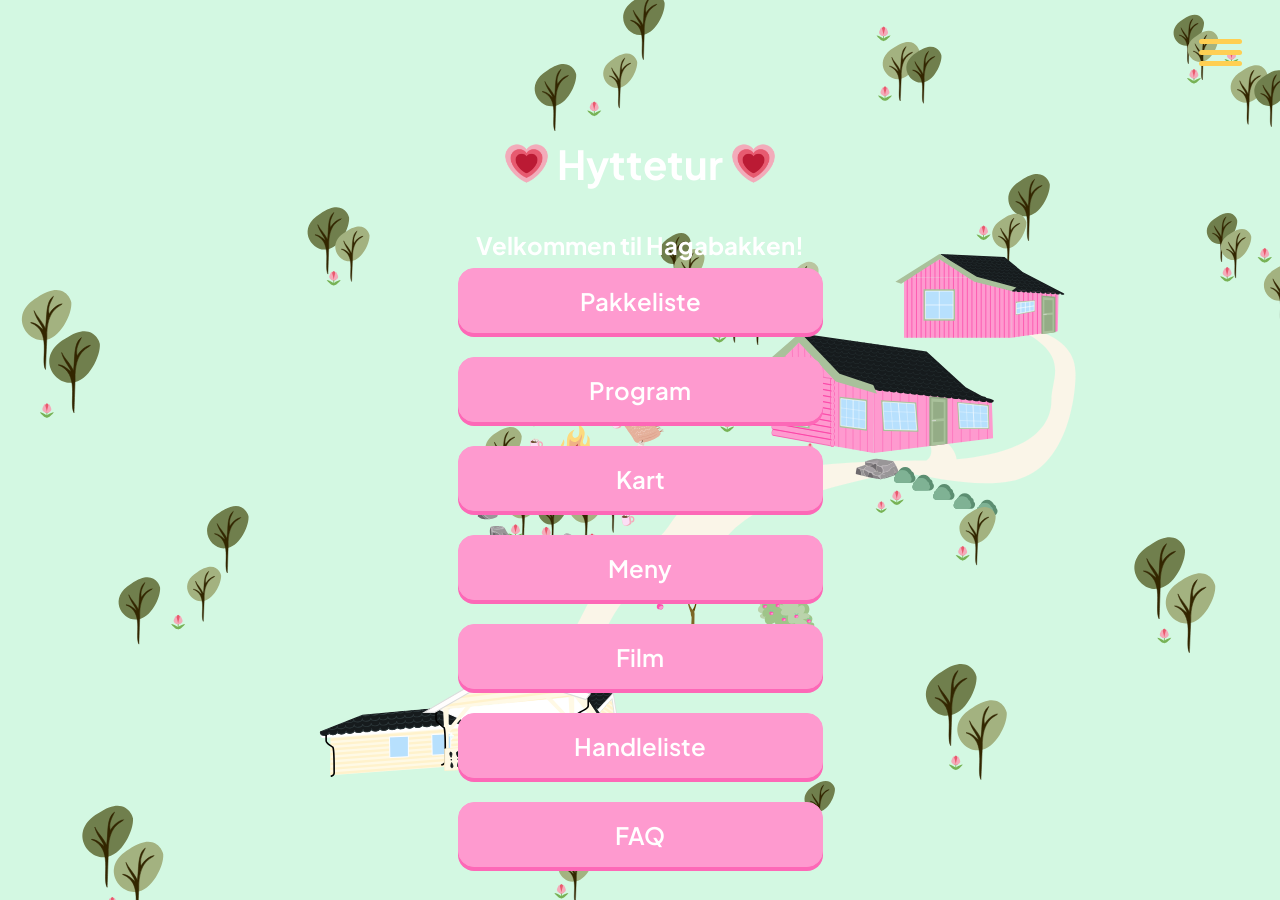
<file: index.html>
<!DOCTYPE html>
<html lang="en">

<head>
    <meta charset="UTF-8">
    <meta name="viewport" content="width=device-width, initial-scale=1.0">
    <title>Jentetur</title>
    <link rel="icon" type="image/png" href="/image/Heart.png">
    <link rel="stylesheet" href="css/main.css">
    <link rel="stylesheet" href="css/index.css">
    <link rel="stylesheet" href="css/themes.css">
    <link rel="preconnect" href="https://fonts.googleapis.com">
    <link rel="preconnect" href="https://fonts.gstatic.com" crossorigin>
    <link href="https://fonts.googleapis.com/css2?family=Plus+Jakarta+Sans:ital,wght@0,200..800;1,200..800&display=swap"
        rel="stylesheet">
    <script defer src="script/index.js"></script>
</head>

<body>
    <header id="header">
        <div></div>
        <button class="hamburger">
            <div class="bar"></div>
        </button>
    </header>
    <nav class="hamburger-nav">
        <a href="pakkeliste.html">Pakkeliste</a>
        <a href="pakkeliste.html">Program</a>
        <a href="kart.html">Kart</a>
        <a href="meny.html">Meny</a>
        <a href="film.html">Film</a>
        <a href="shoppingList.html">Handleliste</a>
        <a href="faq.html">FAQ</a>
        <a href="index.html">Startside</a>
    </nav>
    <main>
        <section id="header-index" class="col-xs-12">
            <div class="heart-icon"></div>
            <h1 id="animated-title">Hyttetur</h1>
            <div class="heart-icon"></div>
        </section>


        <section id="content-index" class="grid-12-column">
            <section id="content-index-img-buttons" class="col-xs-12">
                <h2 id="h2-index">Velkommen til Hagabakken!</h2>
                <a id="main-btn" href="pakkeliste.html">Pakkeliste</a>
                <a id="main-btn" href="program.html">Program</a>
                <a id="main-btn" href="kart.html">Kart</a>
                <a id="main-btn" href="meny.html">Meny</a>
                <a id="main-btn" href="film.html">Film</a>
                <a id="main-btn" href="shoppingList.html">Handleliste</a>
                <a id="main-btn" href="faq.html">FAQ</a>
            </section>

        </section>
    </main>

</body>

</html>
</file>
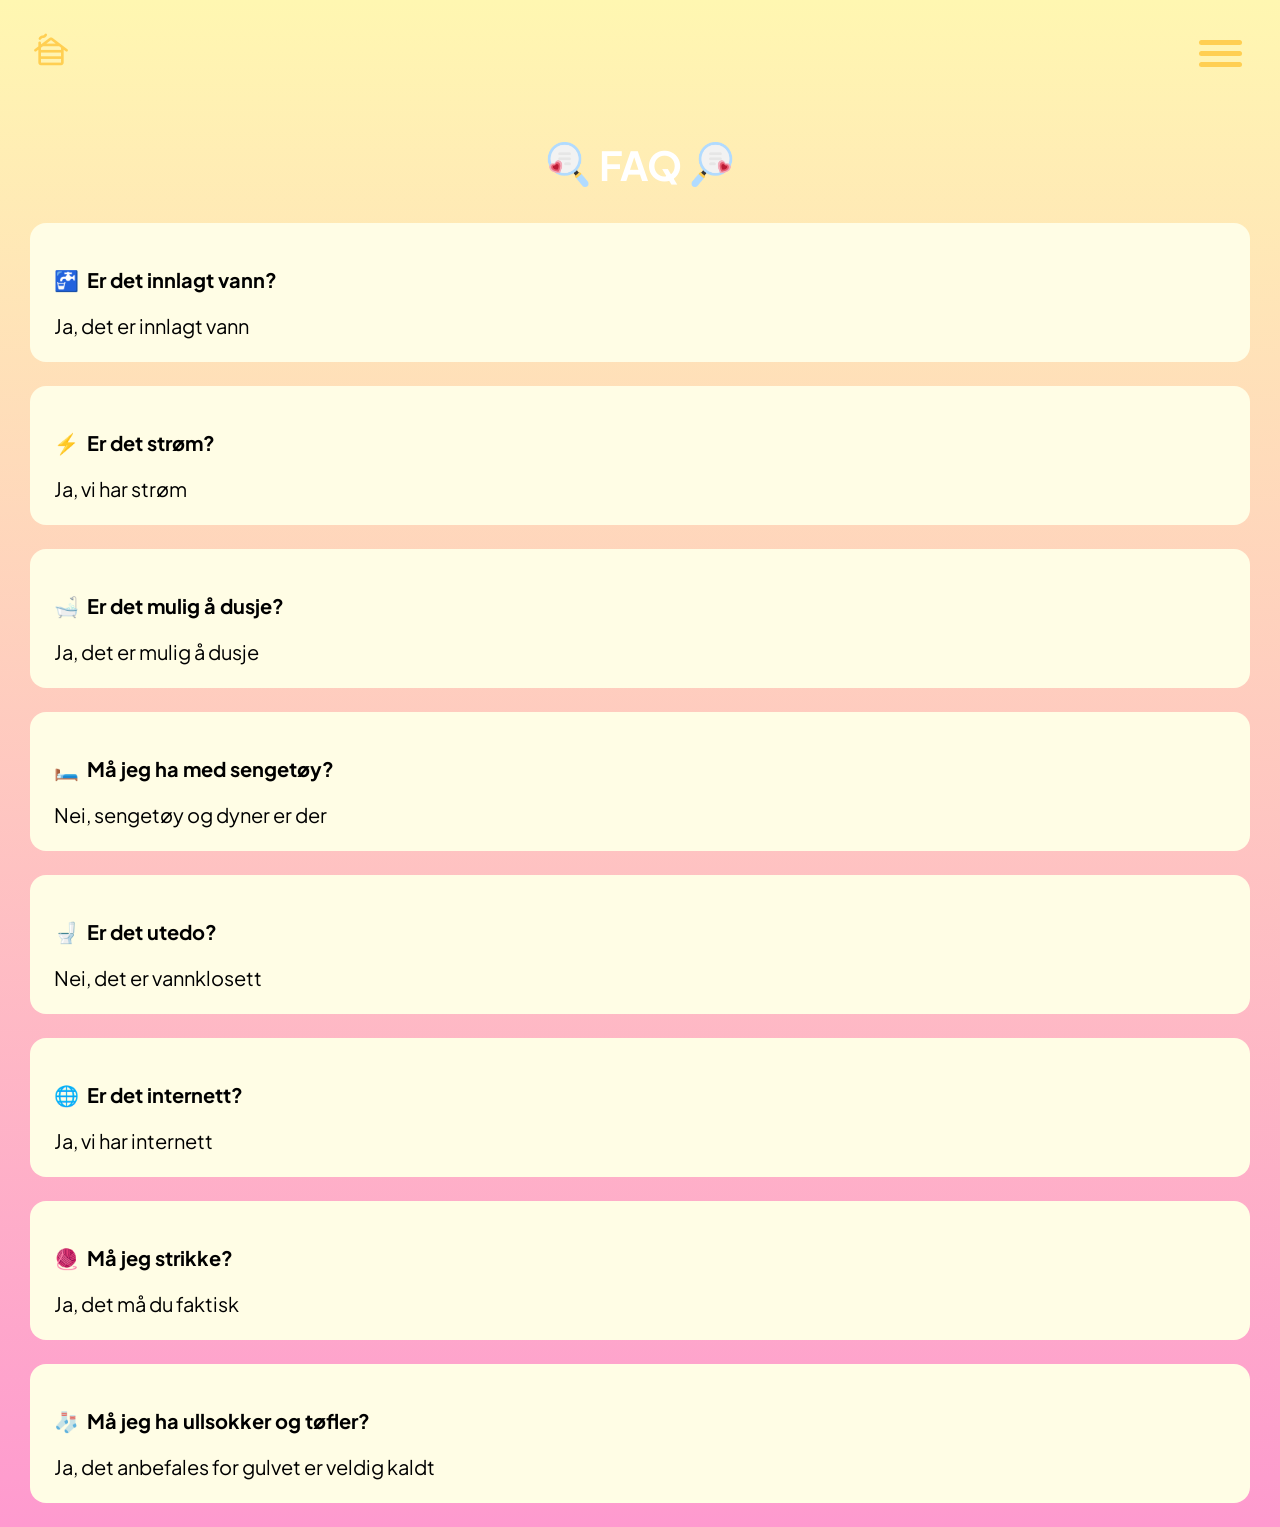
<file: faq.html>
<!DOCTYPE html>
<html lang="en">

<head>
    <meta charset="UTF-8">
    <meta name="viewport" content="width=device-width, initial-scale=1.0">
    <title>FAQ</title>
    <link rel="icon" type="image/png" href="/image/faq-venstre.png">
    <link rel="stylesheet" href="css/main.css">
    <link rel="stylesheet" href="css/faq.css">
    <link rel="stylesheet" href="css/themes.css">
    <link rel="preconnect" href="https://fonts.googleapis.com">
    <link rel="preconnect" href="https://fonts.gstatic.com" crossorigin>
    <link href="https://fonts.googleapis.com/css2?family=Plus+Jakarta+Sans:ital,wght@0,200..800;1,200..800&display=swap"
        rel="stylesheet">
    <link rel="stylesheet" href="https://cdnjs.cloudflare.com/ajax/libs/font-awesome/6.0.0-beta3/css/all.min.css">
    <link rel="stylesheet"
        href="https://fonts.googleapis.com/css2?family=Material+Symbols+Rounded:opsz,wght,FILL,GRAD@24,400,0,0&icon_names=cabin" />
    <script defer src="script/index.js"></script>
    <script type="module" src="script/faq.js"></script>
</head>

<body>
    <header id="header">
        <a class="home-link" href="index.html">
            <span class="material-symbols-rounded">cabin</span>
        </a>
        <button class="hamburger">
            <div class="bar"></div>
        </button>
    </header>
    <nav class="hamburger-nav">
        <a href="pakkeliste.html">Pakkeliste</a>
        <a href="program.html">Program</a>
        <a href="kart.html">Kart</a>
        <a href="meny.html">Meny</a>
        <a href="film.html">Film</a>
        <a href="shoppingList.html">Handleliste</a>
        <a href="faq.html">FAQ</a>
        <a href="index.html">Startside</a>

    </nav>
    <main>

        <section id="header-index" class="col-xs-12">
            <div class="icon left"></div>
            <h1 id="animated-title">FAQ</h1>
            <div class="icon right"></div>
        </section>
        <section id="faq-container"></section>
    </main>

</body>

</html>
</file>
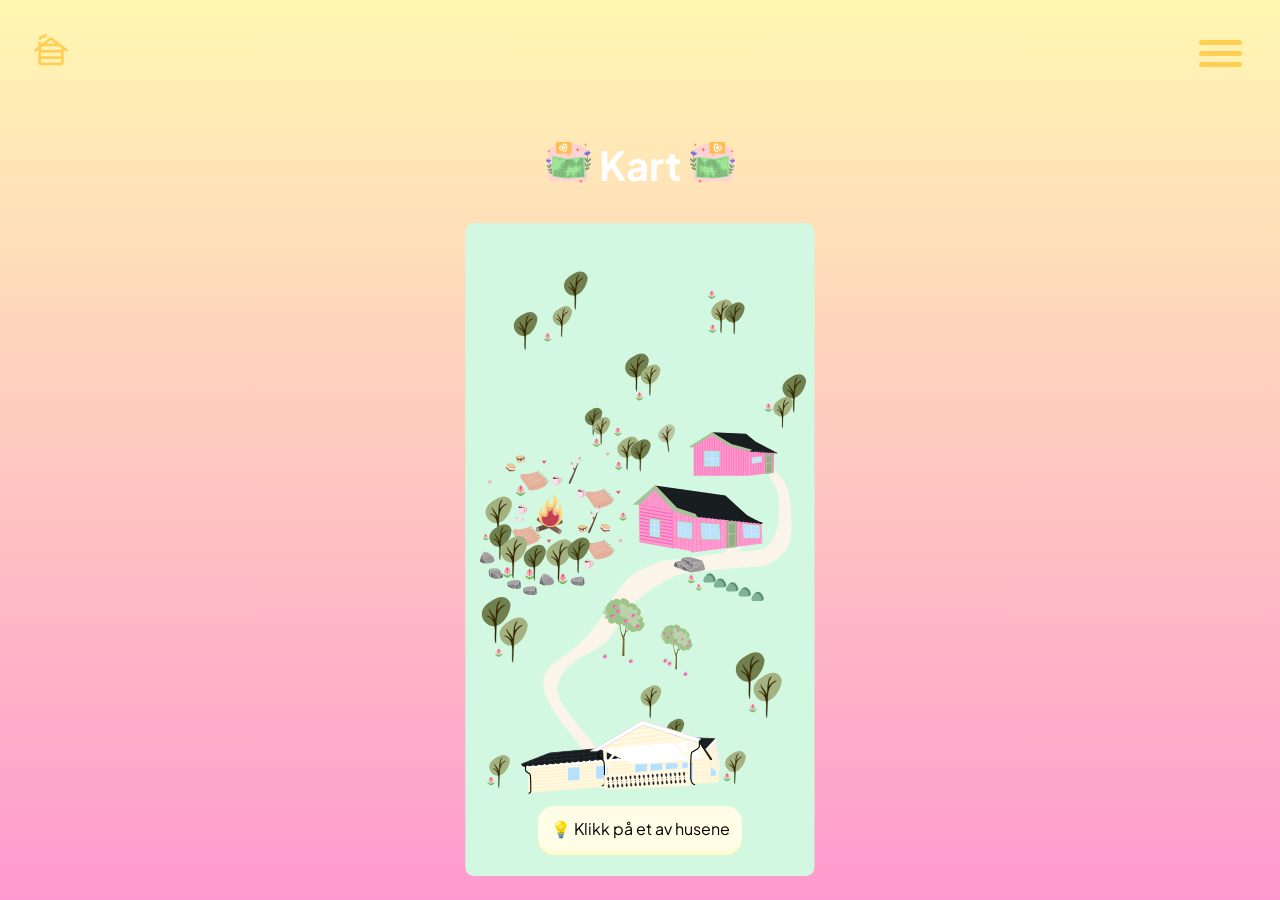
<file: kart.html>
<!DOCTYPE html>
<html lang="en">

<head>
    <meta charset="UTF-8">
    <meta name="viewport" content="width=device-width, initial-scale=1.0">
    <title>Kart</title>
    <link rel="icon" type="image/png" href="/image/kart-venstre.png">
    <link rel="stylesheet" href="css/main.css">
    <link rel="stylesheet" href="css/kart.css">
    <link rel="stylesheet" href="css/themes.css">
    <link rel="preconnect" href="https://fonts.googleapis.com">
    <link rel="preconnect" href="https://fonts.gstatic.com" crossorigin>
    <link href="https://fonts.googleapis.com/css2?family=Plus+Jakarta+Sans:ital,wght@0,200..800;1,200..800&display=swap"
        rel="stylesheet">
    <link rel="stylesheet"
        href="https://fonts.googleapis.com/css2?family=Material+Symbols+Rounded:opsz,wght,FILL,GRAD@24,400,0,0&icon_names=cabin" />
    <script defer src="script/index.js"></script>
    <script defer src="script/kart.js"></script>
</head>

<body>
    <header id="header">
        <a class="home-link" href="index.html">
            <span class="material-symbols-rounded">cabin</span>
        </a>
        <button class="hamburger">
            <div class="bar"></div>
        </button>
    </header>
    <nav class="hamburger-nav">
        <a href="pakkeliste.html">Pakkeliste</a>
        <a href="program.html">Program</a>
        <a href="kart.html">Kart</a>
        <a href="meny.html">Meny</a>
        <a href="film.html">Film</a>
        <a href="shoppingList.html">Handleliste</a>
        <a href="faq.html">FAQ</a>
        <a href="index.html">Startside</a>
    </nav>
    <main>
        <section id="header-index" class="col-xs-12">
            <div class="icon left"></div>
            <h1 id="animated-title">Kart</h1>
            <div class="icon right"></div>
        </section>
        <section id="map-container">
            <div id="map-wrapper">
                <div id="map" class="map-img"></div>

                <div class="image-responsive" id="tantes-hus"></div>
                <div class="image-responsive" id="lillehytta"></div>
                <div class="image-responsive" id="hytta"></div>

                <div id="info">
                    <p>💡 Klikk på et av husene</p>
                </div>
            </div>
        </section>
    </main>

</body>

</html>
</file>
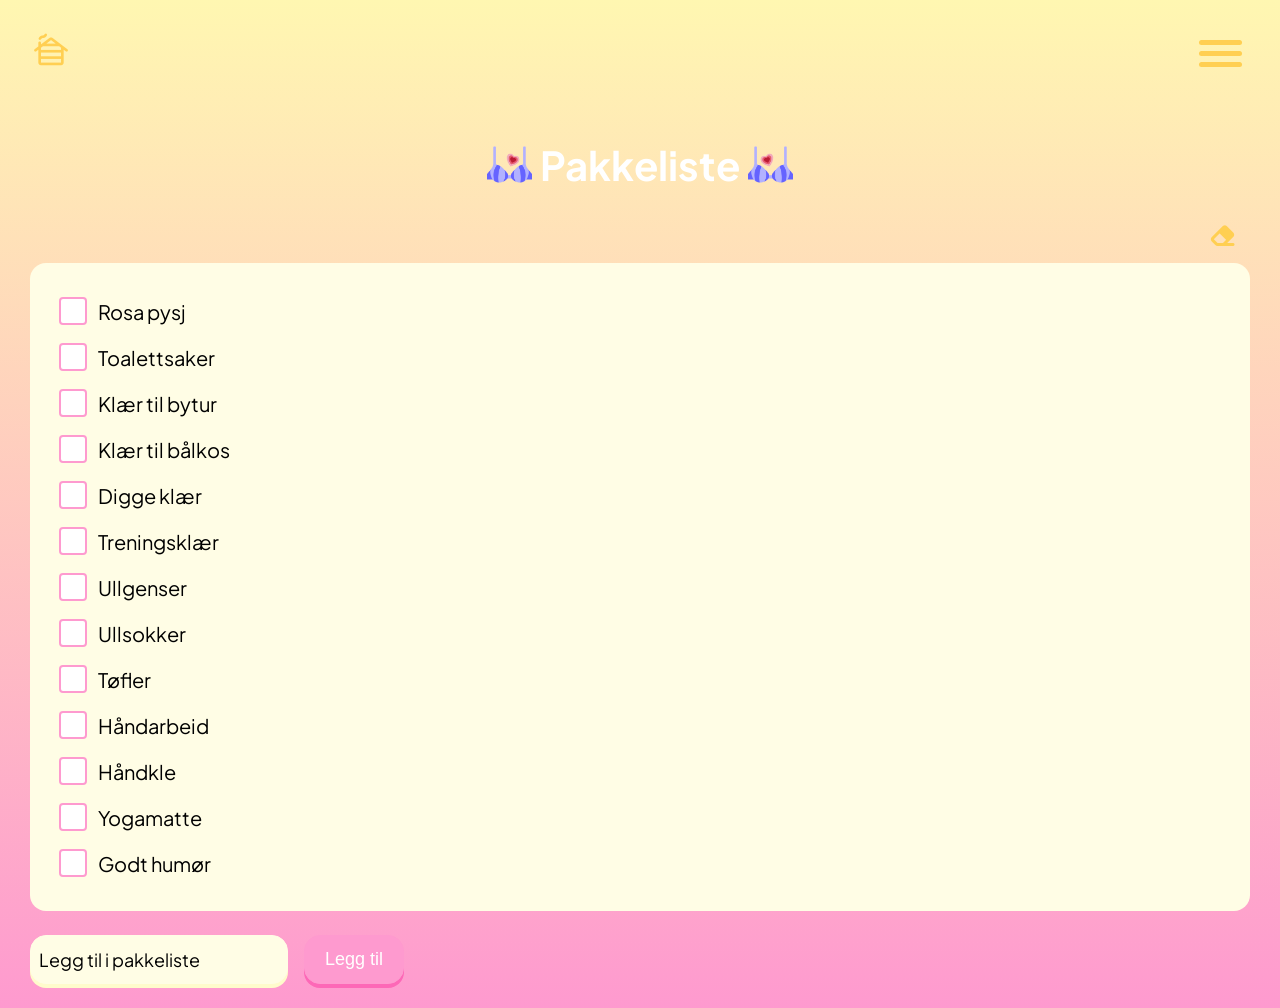
<file: pakkeliste.html>
<!DOCTYPE html>
<html lang="en">

<head>
    <meta charset="UTF-8">
    <meta name="viewport" content="width=device-width, initial-scale=1.0">
    <title>Pakkeliste</title>
    <link rel="icon" type="image/png" href="/image/pakkeliste-venstre.png">
    <link rel="stylesheet" href="css/main.css">
    <link rel="stylesheet" href="css/pakkeliste.css">
    <link rel="stylesheet" href="css/themes.css">
    <link rel="preconnect" href="https://fonts.googleapis.com">
    <link rel="preconnect" href="https://fonts.gstatic.com" crossorigin>
    <link href="https://fonts.googleapis.com/css2?family=Plus+Jakarta+Sans:ital,wght@0,200..800;1,200..800&display=swap"
        rel="stylesheet">
    <link rel="stylesheet" href="https://cdnjs.cloudflare.com/ajax/libs/font-awesome/6.5.0/css/all.min.css">
    <link rel="stylesheet"
        href="https://fonts.googleapis.com/css2?family=Material+Symbols+Rounded:opsz,wght,FILL,GRAD@24,400,0,0&icon_names=cabin" />

    <script defer src="script/index.js"></script>
    <script type="module" src="script/pakkeliste.js"></script>
</head>

<body>
    <header id="header">
        <a class="home-link" href="index.html">
            <span class="material-symbols-rounded">cabin</span>
        </a>
        <button class="hamburger">
            <div class="bar"></div>
        </button>
    </header>
    <nav class="hamburger-nav">
        <a href="pakkeliste.html">Pakkeliste</a>
        <a href="program.html">Program</a>
        <a href="kart.html">Kart</a>
        <a href="meny.html">Meny</a>
        <a href="film.html">Film</a>
        <a href="shoppingList.html">Handleliste</a>
        <a href="faq.html">FAQ</a>
        <a href="index.html">Startside</a>
    </nav>
    <main>
        <section id="header-index" class="col-xs-12">
            <div class="icon right"></div>
            <h1 id="animated-title">Pakkeliste</h1>
            <div class="icon left"></div>
        </section>
        <section class="icon-container">
            <i id="delete-last-icon" class="fa-solid fa-eraser"></i>
            <!--<i id="delete-all-icon" class="fa-regular fa-trash-can"></i>-->

        </section>
        <section id="list-container">
        </section>

        <div id="input-container">
            <input type="input" id="input-user-pakkeliste" class="input" value="Legg til i pakkeliste">
            <input type="button" id="btn-add-to-list" class="small-btn" value="Legg til">
        </div>
    </main>

</body>

</html>
</file>
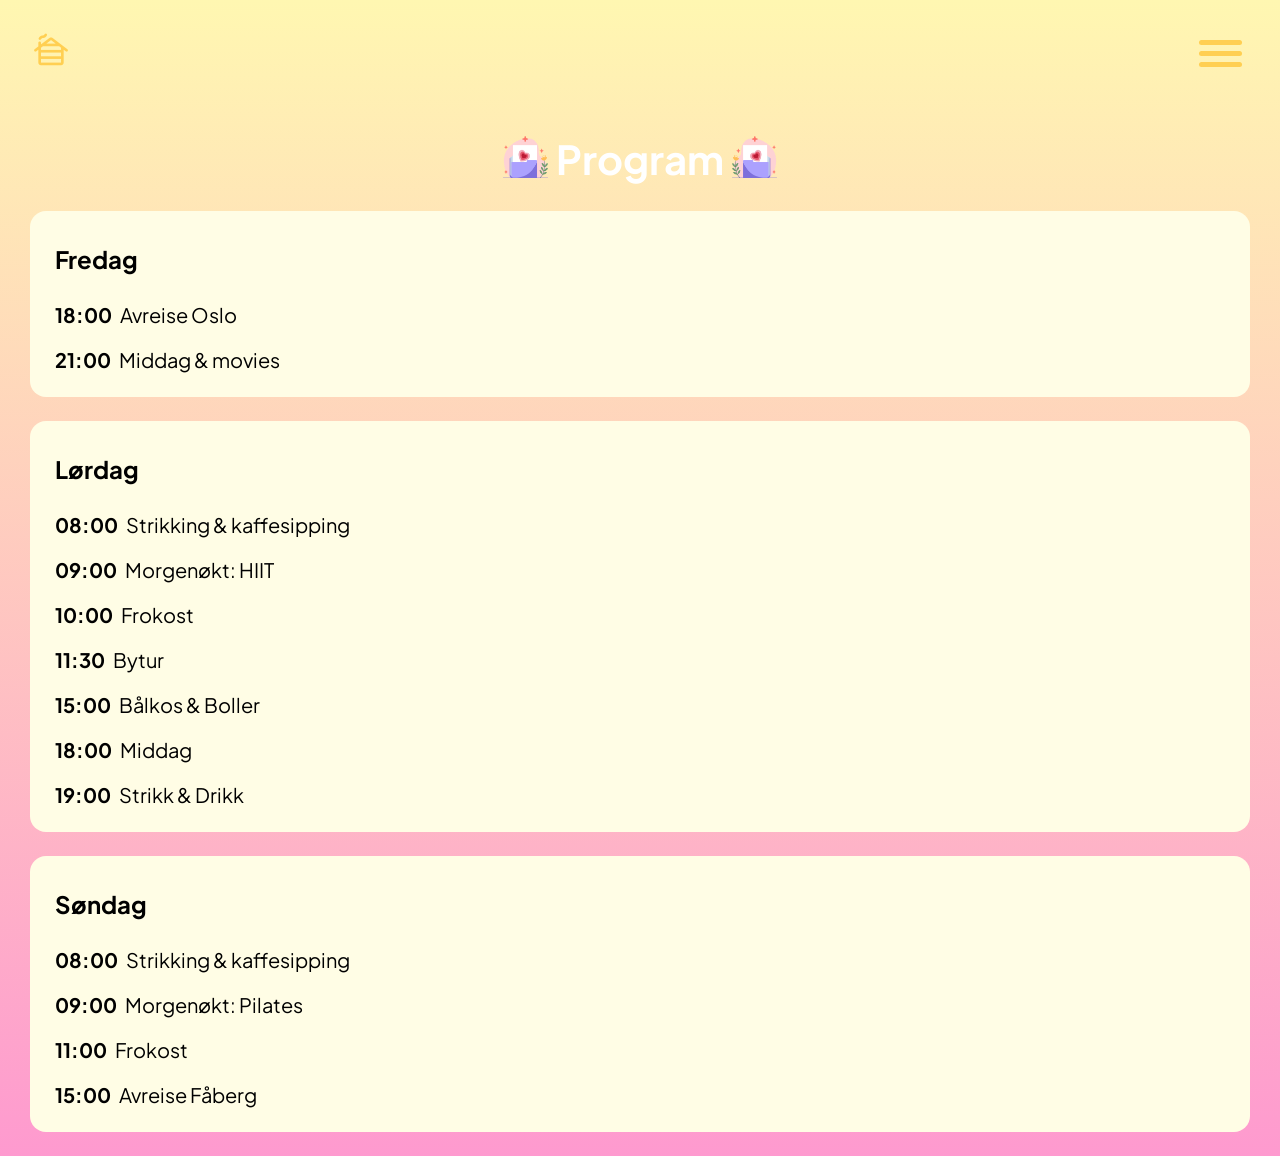
<file: program.html>
<!DOCTYPE html>
<html lang="en">

<head>
    <meta charset="UTF-8">
    <meta name="viewport" content="width=device-width, initial-scale=1.0">
    <title id="animated-title">Program</title>
    <link rel="icon" type="image/png" href="/image/program-venstre.png">
    <link rel="stylesheet" href="css/main.css">
    <link rel="stylesheet" href="css/program.css">
    <link rel="stylesheet" href="css/themes.css">
    <link rel="preconnect" href="https://fonts.googleapis.com">
    <link rel="preconnect" href="https://fonts.gstatic.com" crossorigin>
    <link href="https://fonts.googleapis.com/css2?family=Plus+Jakarta+Sans:ital,wght@0,200..800;1,200..800&display=swap"
        rel="stylesheet">
    <link rel="stylesheet"
        href="https://fonts.googleapis.com/css2?family=Material+Symbols+Rounded:opsz,wght,FILL,GRAD@24,400,0,0&icon_names=cabin" />
    <script defer src="script/index.js"></script>
    <script type="module" src="script/program.js"></script>
</head>

<body>
    <header id="header">
        <a class="home-link" href="index.html">
            <span class="material-symbols-rounded">cabin</span>
        </a>
        <button class="hamburger">
            <div class="bar"></div>
        </button>
    </header>
    <nav class="hamburger-nav">
        <a href="pakkeliste.html">Pakkeliste</a>
        <a href="program.html">Program</a>
        <a href="kart.html">Kart</a>
        <a href="meny.html">Meny</a>
        <a href="film.html">Film</a>
        <a href="shoppingList.html">Handleliste</a>
        <a href="faq.html">FAQ</a>
        <a href="index.html">Startside</a>
    </nav>
    <main>
        <header id="header-index" class="col-xs-12">
            <div class="icon left"></div>
            <h1>Program</h1>
            <div class="icon right"></div>
        </header>
        <section id="conten">
            <section id="friday-program-container">
                <h2>Fredag</h2>
            </section>
            <section id="saturday-program-container">
                <h2>Lørdag</h2>
            </section>

            <section id="sunday-program-container">
                <h2>Søndag</h2>
            </section>
        </section>
    </main>

</body>

</html>
</file>
<file: css/main.css>
body {
  background: var(--bg);
  /*display: flex;
  align-items: center;
  flex-direction: column;*/
  min-height: 100vh;
  margin: 0;
}

.grid-12-column {
  display: grid;
  grid-template-columns: repeat(12, 1fr);
  gap: 1rem;
}

.col-xs-4 {
  grid-column: auto / span 4;
}

.col-xs-6 {
  grid-column: auto / span 6;
}

.col-xs-12 {
  grid-column: auto / span 12;
}

@media (width > 768px) {
  .col-sm-4 {
    grid-column: auto / span 4; /*Tre kort 12/4*/
  }

  .col-sm-3 {
    grid-column: auto / span 3;
  }
}

@media (width > 860px) {
  .col-m-6 {
    grid-column: auto / span 6; /*To kort 12/6*/
  }

  .col-m-2 {
    grid-column: auto / span 2;
  }
}

@media (width > 992px) {
  .col-md-3 {
    grid-column: auto / span 3; /*Tre kort 12/4 */
  }
  .col-md-6 {
    grid-column: auto / span 6;
  }
}

#main-btn {
  display: block;
  background-color: var(--btn-bg);
  border: solid 1px var(--btn-border);
  box-shadow: 0px 4px var(--btn-shadow);
  border-radius: 16px;
  color: var(--txt-color);
  width: 363px;
  height: 63px;
  margin-bottom: 24px;
  font-family: "Plus Jakarta Sans", sans-serif;
  font-weight: 600;
  font-size: 24px;
  cursor: pointer;
  display: flex;
  justify-content: center;
  align-items: center;
  text-decoration: none;
}

.hamburger-nav {
  position: fixed;
  top: 0;
  left: 100%;
  width: 100%;
  height: 100vh;
  z-index: 98;
  background-color: var(--nav-bg);

  display: flex;
  flex-direction: column;
  align-items: center;
  gap: 12px;

  padding-top: 200px;
  margin-bottom: 40px;

  overflow-y: auto;
  transition: left 0.45s ease;
}

.hamburger-nav.is-active {
  left: 0;
}

.hamburger-nav a {
  display: block;
  width: 100%;
  max-width: 263px;
  margin: 0;
  text-align: center;
  text-decoration: none;
  padding: 16px;
  background-color: var(--nav-btn);
  color: var(--txt-color);
  font-family: "Plus Jakarta Sans", sans-serif;
  font-weight: 600;
  font-size: 24px;
  border-radius: 16px;
}

.material-symbols-rounded {
  color: var(--nav-menu);

  font-variation-settings:
    "FILL" 0,
    "wght" 400,
    "GRAD" 0,
    "opsz" 40;
}

.home-link .material-symbols-rounded {
  font-size: 38px;
}

#header-index {
  position: relative;
  z-index: 100;
  display: flex;
  justify-content: center;
  align-items: center;
}

.icon {
  width: 45px;
  height: 45px;
  margin: 8px;
  background-size: contain;
  background-repeat: no-repeat;
}

.input {
  padding: 12px;
  background-color: var(--input-bg);
  border: solid 1px var(--input-border);
  box-shadow: 0px 4px var(--input-shadow);
  border-radius: 16px;
  font-family: "Plus Jakarta Sans", sans-serif;
  font-size: 18px;
  padding-left: 8px;
}

.small-btn {
  padding: 12px 20px; /* litt mer horisontal padding */
  background-color: var(--btn-bg);
  border: solid 1px var(--btn-border);
  box-shadow: 0px 4px var(--btn-shadow);
  border-radius: 16px;
  color: var(--txt-color);
  font-size: 18px;
  cursor: pointer;
  white-space: nowrap; /* hindrer at knappen blir smal */
}

.input-container {
  display: flex;
  align-items: center;
  gap: 12px; /* mellomrom mellom input og knapp */
  margin: 0 30px 24px 30px;
}

h1 {
  display: inline-block;
  font-family: "Plus Jakarta Sans", sans-serif;
  color: #fff;
  font-size: 40px;
  text-align: center;
}

h2 {
  margin: 8px 0;
}

#header {
  display: flex;
  justify-content: space-between;
  align-items: center;
  padding: 32px;
}

.hamburger {
  position: relative;
  z-index: 100;
  display: block;
  width: 55px;
  cursor: pointer;
  appearance: none;
  background: none;
  outline: none;
  border: none;
}

.hamburger .bar,
.hamburger:after,
.hamburger:before {
  content: "";
  display: block;
  width: 100%;
  height: 5px;
  background-color: var(--nav-menu);
  border-radius: 10px;
  margin: 6px 0px;
  transition: 0.4s;
}

.hamburger.is-active:before {
  transform: rotate(-45deg) translate(-8px, 6px);
  background-color: var(--nav-btn);
}

.hamburger.is-active .bar {
  opacity: 0;
}

.hamburger.is-active:after {
  transform: rotate(45deg) translate(-9px, -8px);
  background-color: var(--nav-btn);
}

.index-img {
  width: 363px;
  height: auto;
  margin-bottom: 44px;
  border-radius: 16px;
}
#content-index-img-buttons {
  display: flex;
  justify-content: center;
  align-items: center;
  flex-direction: column;
}

/* <uniquifier>: Use a unique and descriptive class name
 <weight>: Use a value from 200 to 800*/

.plus-jakarta-sans {
  font-family: "Plus Jakarta Sans", sans-serif;
  font-optical-sizing: auto;
  font-style: normal;
}
</file>
<file: css/index.css>
.heart-icon {
  width: 45px;
  height: 45px;
  margin: 8px;
  background-image: var(--heart-icon);
  background-size: contain;
  background-repeat: no-repeat;
}

/* MOBIL (stående bilde) */
@media (max-width: 767px) {
  body {
    background-image: url("../image/bg/Kart-mobil.svg");
    background-size: cover;
    background-position: center;
    background-repeat: no-repeat;
  }
}

/* MOBIL (stående bilde) & darkmode*/
@media (max-width: 767px) and (prefers-color-scheme: dark) {
  body {
    background-image: url("../image/bg/kart-mobil-autumn.svg");
    background-size: cover;
    background-position: center;
    background-repeat: no-repeat;
  }
}

/* DESKTOP (liggende bilde) */
@media (min-width: 768px) {
  body {
    background-image: url("../image/bg/Kart-desktop.svg");
    background-size: cover;
    background-position: center;
    background-repeat: no-repeat;
  }
}

/* DESKTOP (liggende bilde) */
@media (min-width: 768px) and (prefers-color-scheme: dark) {
  body {
    background-image: url("../image/bg/kart-desktop-autumn.svg");
    background-size: cover;
    background-position: center;
    background-repeat: no-repeat;
  }
}

#animated-title span {
  display: inline-block;
  opacity: 0;
  transform: translateY(-40px);
  animation: drop 0.4s ease forwards;
}

@keyframes drop {
  to {
    opacity: 1;
    transform: translateY(0);
  }
}

h2 {
  font-family: "Plus Jakarta Sans", sans-serif;
  color: #fff;
}
</file>
<file: css/themes.css>
:root {
  --bg: linear-gradient(0deg, #fe9acf 0%, #fff7b1 100%);
  --btn-bg: #fe9acf;
  --btn-border: #fe9acf;
  --btn-shadow: #fd68b7;

  --nav-bg: #fe9acf;
  --nav-btn: #fd68b7;
  --nav-menu: #ffcf52;

  --card-bg: #fffde5;
  --input-bg: #fffde5;
  --input-border: #fffde5;
  --input-shadow: #fffbcc;
  --txt-color: #fff;

  /*IKONER*/
  /*Hjem*/
  --heart-icon: url("../image/icons/summer/Heart.png");
  /*Pakkeliste*/
  --packing-right: url("../image/icons/summer/pakkeliste-hoyre.png");
  --packing-left: url("../image/icons/summer/pakkeliste-venstre.png");
  /*Program*/
  --program-right: url("../image/icons/summer/program-hoyre.png");
  --program-left: url("../image/icons/summer/program-venstre.png");
  /*Kart*/
  --map-right: url("../image/icons/summer/kart-hoyre.png");
  --map-left: url("../image/icons/summer/kart-venstre.png");
  /*Meny*/
  --menu-right: url("../image/icons/summer/meny-hoyre.png");
  --menu-left: url("../image/icons/summer/meny-venstre.png");
  /*Faq*/
  --faq-right: url("../image/icons/summer/faq-hoyre.png");
  --faq-left: url("../image/icons/summer/faq-venstre.png");
  /*Film*/
  --film-right: url("../image/icons/summer/popcorn-right.png");
  --film-left: url("../image/icons/summer/popcorn-left.png");
  /*Shoppinglist*/
  --note-right: url("../image/icons/autumn/note.png");
  --note-left: url("../image/icons/autumn/note.png");

  /*BILDER*/
  --wheel-fortune: url("../image/wheel/wheel.svg");
  --map: url("../image/map/Kart.svg");
  --tantes-hus: url("../image/map/houses/Tantes-hus.svg");
  --tantes-hus-plan: url("../image/map/houses/husplan.png");
  --hytta: url("../image/map/houses/Hytta.svg");
  --hytta-plan: url("../image/map/houses/hytteplan.png");
  --lille-hytta: url("../image/map/houses/Lillehytta.svg");
  --lille-hytta-plan: url("../image/map/houses/lillehyttaplan.png");
}

@media (prefers-color-scheme: dark) {
  :root {
    --bg: linear-gradient(0deg, #5a4e18 0%, #ead3aa 100%);
    --btn-bg: #73392c;
    --btn-border: #73392c;
    --btn-shadow: #40211a;

    --nav-bg: #73392c;
    --nav-btn: #40211a;
    --nav-menu: #e59e3c;

    --card-bg: #f5eee4;
    --input-bg: #f5eee4;
    --input-border: #f5eee4;
    --input-shadow: #ad916d;
    --txt-color: #fff;

    /*IKONER*/
    /*Hjem*/
    --heart-icon: url("../image/icons/autumn/heart-autmn.svg");
    /*Pakkeliste*/
    --packing-right: url("../image/icons/autumn/pillow.png");
    --packing-left: url("../image/icons/autumn/pillow.png");
    /*Program*/
    --program-right: url("../image/icons/autumn/espresso-martini.png");
    --program-left: url("../image/icons/autumn/espresso-martini.png");
    /*Kart*/
    --map-right: url("../image/icons/autumn/bow.png");
    --map-left: url("../image/icons/autumn/bow.png");
    /*Meny*/
    --menu-right: url("../image/icons/autumn/cinnamon-roll.png");
    --menu-left: url("../image/icons/autumn/cinnamon-roll.png");
    /*Faq*/
    --faq-right: url("../image/icons/autumn/coffee.png");
    --faq-left: url("../image/icons/autumn/coffee.png");
    /*Film*/
    --film-right: url("../image/icons/autumn/hot-chocolate.png");
    --film-left: url("../image/icons/autumn/hot-chocolate.png");
    /*Shoppinglist*/
    --note-right: url("../image/icons/autumn/note.png");
    --note-left: url("../image/icons/autumn/note.png");

    /*BILDER*/
    --wheel-fortune: url("../image/wheel/wheel-autumn.svg");
    --map: url("../image/map/kart-mobil-autumn-blank.svg");
    --tantes-hus: url("../image/map/houses/tantes-hus-autumn.svg");
    --tantes-hus-plan: url("../image/map/houses/husplan-autumn.png");
    --hytta: url("../image/map/houses/hytta-autumn.svg");
    --hytta-plan: url("../image/map/houses/hytteplan-autumn.png");
    --lille-hytta: url("../image/map/houses/lillehytta-autumn.svg");
    --lille-hytta-plan: url("../image/map/houses/lillehyttaplan-autumn.png");
  }
}
</file>
<file: css/faq.css>
.faq-item-card {
  display: flex;
  flex-direction: column;
  justify-content: center;
  margin-left: 30px;
  margin-right: 30px;
  padding: 24px;
  background-color: #fffde5;
  width: 364;
  border-radius: 16px;
  margin-bottom: 24px;
  font-family: "Plus Jakarta Sans", sans-serif;

  p {
    margin-right: 8px;
    margin-bottom: 0;
    font-size: 20px;
  }
}

#emoji-question {
  display: flex;
  flex-direction: row;
}

.right {
  background-image: var(--faq-right);
}

.left {
  background-image: var(--faq-left);
}
</file>
<file: css/kart.css>
.right {
  background-image: var(--map-right);
}

.left {
  background-image: var(--map-left);
}

#map-container {
  display: flex;
  justify-content: center;
  align-items: center;
}

#map-wrapper {
  position: relative;
  width: 100%;
  max-width: 350px; /* eller kartets naturlige bredde */
}

#map {
  width: 350px;
  height: 653px;
  display: block;
  background-image: var(--map);
  background-size: contain;
  background-repeat: no-repeat;
}

/* Husene posisjoneres relativt til kartet */
#tantes-hus,
#hytta,
#lillehytta {
  position: absolute;
  transition: 0.45s;
}

/* Juster disse prosentene til riktig posisjon */
#tantes-hus {
  background-image: var(--tantes-hus);
  background-size: contain;
  background-repeat: no-repeat;
  width: 200px;
  height: 74px;
  top: 76%;
  left: 16%;
}

#tantes-hus.plan-view {
  background-image: var(--tantes-hus-plan);
  width: 240px;
  height: 134px;
  top: 68%;
}

#hytta {
  background-image: var(--hytta);
  background-size: contain;
  background-repeat: no-repeat;
  width: 130px;
  height: 78px;
  top: 40%;
  left: 48%;
}

#hytta.plan-view {
  background-image: var(--hytta-plan);
  width: 150px;
  height: 98px;
  top: 35%;
}

#lillehytta {
  background-image: var(--lille-hytta);
  background-size: contain;
  background-repeat: no-repeat;
  width: 90px;
  height: 44px;
  top: 32%;
  left: 64%;
}

#lillehytta.plan-view {
  background-image: var(--lille-hytta-plan);
  width: 120px;
  height: 100px;
  top: 26%;
  left: 54%;
}

#info {
  position: absolute;
  background-color: var(--input-bg);
  padding: 12px;
  width: 180px;
  text-align: center;
  border-radius: 16px;
  box-shadow: 0px 4px var(--input-shadow);
  bottom: 25px;
  left: 50%;
  transform: translateX(-50%);
}

.img-responsive {
  width: 100%;
  height: auto;
}

p {
  margin: 0;
  font-family: "Plus Jakarta Sans", sans-serif;
}
</file>
<file: css/pakkeliste.css>
#list-container {
  display: flex;
  flex-direction: column;
  justify-content: center;
  margin: 0 30px;
  padding: 25px;
  background-color: var(--card-bg);
  border-radius: 16px;
}

.check-item {
  display: flex;
  align-items: center;
  font-family: "Plus Jakarta Sans", sans-serif;
  font-size: 20px;
  height: 46px;

  p {
    margin-left: 8px;
  }
}

input[type="checkbox"] {
  appearance: none;
  -webkit-appearance: none;
  height: 28px;
  width: 28px;
  border: solid 2px var(--btn-bg);
  background-color: white;
  border-radius: 4px;
  cursor: pointer;
  display: flex;
  align-items: center;
  justify-content: center;
}

input[type="checkbox"]:after {
  font-family: "Font Awesome 5 Free";
  font-weight: 900;
  content: "\f00c";
  font-size: 24px;
  color: white;
  display: none;
}

input[type="checkbox"]:checked {
  background-color: var(--btn-bg);
}

input[type="checkbox"]:checked:after {
  display: block;
}

#input-container {
  margin: 24px 30px;
  display: flex;
  gap: 16px;
}

.icon-container {
  margin-right: 44px;
  margin-bottom: 16px;
  display: flex;
  justify-content: flex-end;
}

#delete-all-icon {
  font-size: 24px;
  color: var(--nav-menu);
  cursor: pointer;
}

#delete-last-icon {
  font-size: 24px;
  color: var(--nav-menu);
  cursor: pointer;
}

.right {
  background-image: var(--packing-right);
}

.left {
  background-image: var(--packing-left);
}
</file>
<file: css/program.css>
#friday-program-container {
  display: flex;
  flex-direction: column;
  justify-content: center;
  margin-left: 30px;
  margin-right: 30px;
  padding: 25px;
  background-color: #fffde5;
  width: 364;
  border-radius: 16px;
  margin-bottom: 24px;
  font-family: "Plus Jakarta Sans", sans-serif;

  p {
    margin-right: 8px;
    margin-bottom: 0;
    font-size: 20px;
  }
}

#saturday-program-container {
  display: flex;
  flex-direction: column;
  justify-content: center;
  margin-left: 30px;
  margin-right: 30px;
  padding: 25px;
  background-color: #fffde5;
  width: 364;
  border-radius: 16px;
  margin-bottom: 24px;
  font-family: "Plus Jakarta Sans", sans-serif;

  p {
    margin-right: 8px;
    margin-bottom: 0;
    font-size: 20px;
  }
}

#sunday-program-container {
  display: flex;
  flex-direction: column;
  justify-content: center;
  margin-left: 30px;
  margin-right: 30px;
  padding: 25px;
  background-color: #fffde5;
  width: 364;
  border-radius: 16px;
  margin-bottom: 24px;
  font-family: "Plus Jakarta Sans", sans-serif;
  p {
    margin-right: 8px;
    margin-bottom: 0;
    font-size: 20px;
  }
}

.program-item {
  display: flex;
  flex-direction: row;
}

#content {
  font-family: "Plus Jakarta Sans", sans-serif;
}

.right {
  background-image: var(--program-right);
}

.left {
  background-image: var(--program-left);
}
</file>
